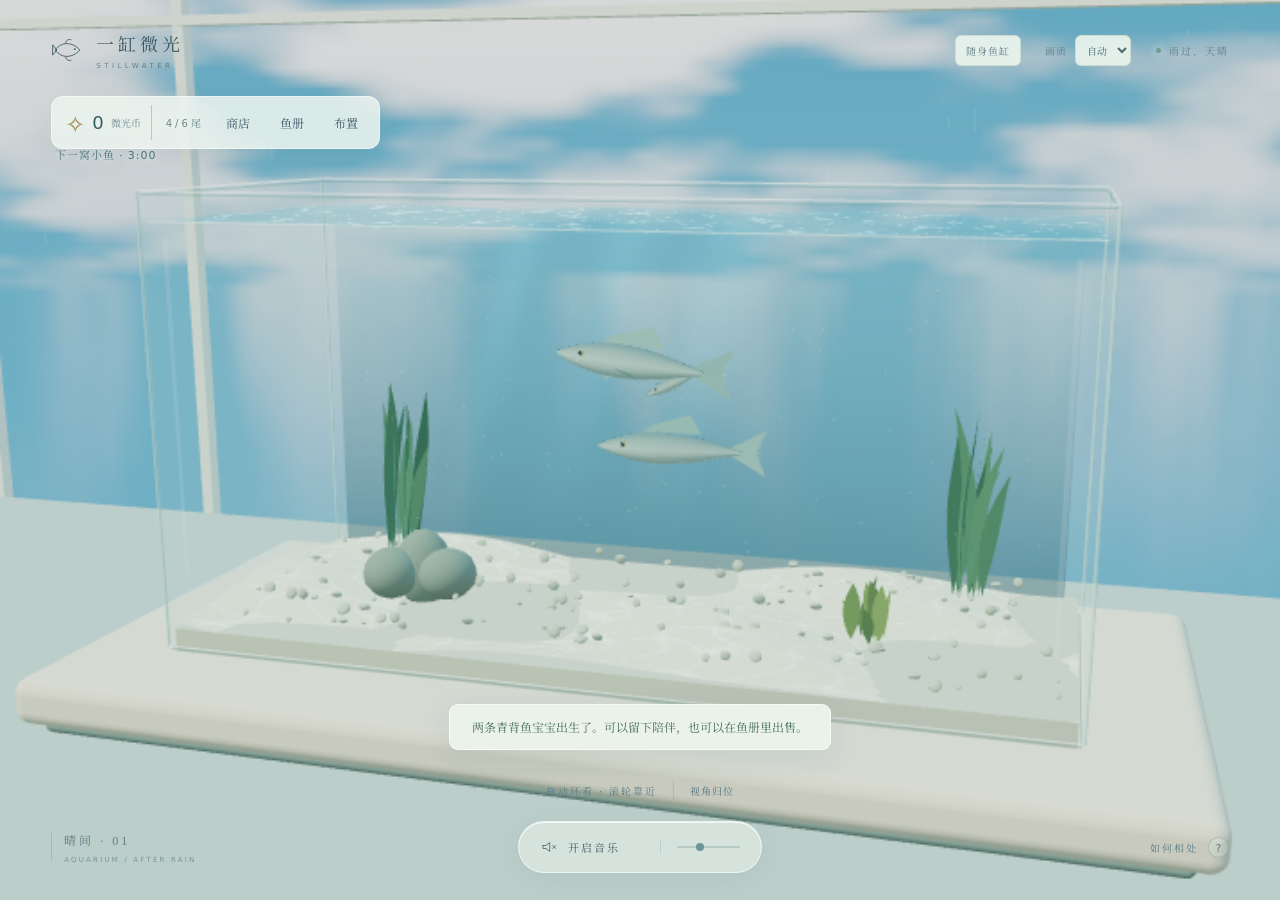
<file: Stillwater/Web/index.html>
<!doctype html>
<html lang="zh-CN">
<head>
  <meta charset="utf-8">
  <meta name="viewport" content="width=device-width,initial-scale=1">
  <link rel="apple-touch-icon" href="./assets/apple-touch-icon.png">
  <meta name="apple-mobile-web-app-capable" content="yes">
  <meta name="apple-mobile-web-app-title" content="一缸微光">
  <meta name="theme-color" content="#c3dce2">
  <meta name="description" content="一缸微光。看小鱼游过，让时间慢一点。一个安静的水族箱。">
  <title>一缸微光 · Stillwater</title>
  <link rel="icon" href="data:image/svg+xml,%3Csvg xmlns='http://www.w3.org/2000/svg' viewBox='0 0 32 32'%3E%3Crect width='32' height='32' rx='10' fill='%231c4745'/%3E%3Cpath d='M7 16C13 6 23 12 25 16C21 23 13 24 7 16M7 16L3 11V21Z' fill='%23e6c698'/%3E%3C/svg%3E">
  <link rel="stylesheet" href="./style.css">
  <script defer src="./aquarium.js"></script>
  <script defer src="./management.js"></script>
  <script defer src="./scene.js"></script>
  <script defer src="./management-ui.js"></script>
  <script defer src="./sound.js"></script>
  <script defer src="./native-bridge.js"></script>
  <script defer src="./app.js"></script>
  <script defer src="./native-ui.js"></script>
</head>
<body>
  <main class="aquarium" aria-label="一缸微光，安静的互动水族箱">
    <canvas id="water" tabindex="0" aria-label="水族箱：在上方水面点击投食，或停留片刻等小鱼靠近。拖动旋转视角，滚轮缩放。键盘按 F 在中央投食。"></canvas>
    <div class="grain" aria-hidden="true"></div>
    <header class="masthead">
      <a class="wordmark" href="./" aria-label="一缸微光首页">
        <svg viewBox="0 0 40 40" fill="none" aria-hidden="true"><path d="M5 20c7-10 20-10 29 0-9 10-22 10-29 0Z"/><path d="m7 20-5-6v12l5-6ZM17 12c1-4 4-5 7-4M17 28c1 4 4 5 7 4"/><circle cx="28" cy="19" r="1" fill="currentColor" stroke="none"/></svg>
        <span>一缸微光<small>STILLWATER</small></span>
      </a>
      <div class="header-note"><button id="portable-toggle" type="button">随身鱼缸</button><label class="quality-control">画质 <select id="quality-select" aria-label="画质选择"><option value="auto">自动</option><option value="low">轻省</option><option value="medium">均衡</option><option value="high">细腻</option></select></label><span class="weather-note"><span class="live-dot"></span>雨过，天晴</span></div>
    </header>
    <nav class="garden-bar" aria-label="水族箱管理">
      <div class="wallet"><span class="coin-symbol" aria-hidden="true">✧</span><strong id="coins">0</strong><span>微光币</span></div>
      <span id="capacity" class="capacity">2 / 6 尾</span>
      <button type="button" data-panel="shop">商店</button>
      <button type="button" data-panel="fish">鱼册</button>
      <button type="button" data-panel="decor">布置</button>
    </nav>
    <p id="nursery-note" class="nursery-note"></p>
    <p id="save-warning" class="save-warning" role="alert" hidden></p>
    <aside id="garden-panel" class="garden-panel" role="dialog" aria-labelledby="panel-title" hidden>
      <div class="panel-heading"><div><span class="eyebrow">A LITTLE WORLD TO KEEP</span><h2 id="panel-title">水边商店</h2></div><button type="button" id="panel-close" aria-label="关闭面板">×</button></div>
      <p id="panel-copy" class="panel-copy"></p>
      <nav id="shop-tabs" class="shop-tabs" aria-label="商品类别"></nav>
      <div id="panel-content" class="panel-content"></div>
      <p class="panel-footnote">只在相伴时生长 · 进度自动保存在当前浏览器</p>
    </aside>
    <div id="edit-bar" class="edit-bar" hidden>
      <div><strong id="edit-title">布置鱼缸</strong><small id="edit-hint">选择物品，放在底砂上</small></div>
      <button type="button" id="rotate-decor" title="R 旋转">旋转 ↻</button>
      <button type="button" id="place-decor">放下</button>
      <button type="button" id="retrieve-decor">收回</button>
      <button type="button" id="cancel-decor">取消</button>
      <button type="button" id="finish-decor">完成</button>
    </div>
    <p id="garden-toast" class="garden-toast" role="status" aria-live="polite" hidden></p>
    <div class="waterline-label" aria-hidden="true"><span></span>轻点缸内水面 · 喂一小口<span></span></div>
    <section class="intro" aria-label="欢迎">
      <p class="eyebrow">AFTER THE RAIN, A LITTLE LIGHT.</p>
      <h1>雨停了，光落进水里。</h1>
      <p class="intro-copy">看一会儿鱼，让时间慢下来。</p>
    </section>
    <div class="view-controls"><span>拖动环看 · 滚轮靠近</span><button id="view-reset" type="button">视角归位</button></div>
    <p id="render-error" class="render-error" role="alert" hidden></p>
    <footer class="bottom-bar">
      <div class="scene-caption"><span class="caption-line"></span><div>晴间 · 01<small>AQUARIUM / AFTER RAIN</small></div></div>
      <div class="sound-panel">
        <button id="sound-toggle" type="button" aria-pressed="false" aria-label="开启音乐">
          <svg class="sound-icon" viewBox="0 0 24 24" fill="none" aria-hidden="true"><path d="M4 10v4h4l5 4V6l-5 4H4Z"/><path class="waves" d="M16 9a5 5 0 0 1 0 6m3-9a9 9 0 0 1 0 12"/><path class="mute-stroke" d="m17 10 4 4m0-4-4 4"/></svg>
          <span id="sound-label">开启音乐</span>
        </button>
        <span class="control-divider"></span>
        <label class="volume-label" for="volume">音量</label>
        <input id="volume" type="range" min="0" max="100" value="35" aria-label="音乐音量">
      </div>
      <button class="help-toggle" id="help-toggle" type="button" aria-expanded="false" aria-controls="help">如何相处 <span>?</span></button>
    </footer>
    <div id="help" class="help" hidden>
      <p>轻点鱼缸内的水面，留下一小撮食物。</p>
      <p>把指针停在水里，也许会有小鱼来看看。</p>
      <p>拖动可以看看侧面，滚轮可以靠近一点。</p>
      <p>同种成鱼两条会自动繁殖；首窝只需相伴 30 秒。</p>
      <p>在鱼册出售幼鱼，用微光币买鱼、换缸和布置。</p>
      <p>幼鱼 10 分钟长大；离开页面时成长暂停。</p>
      <p>布置时左键摆放，右键环看；R 旋转，方向键微调。</p>
      <small>键盘：聚焦水景后按 F 投食 · Esc 收起说明</small>
    </div>
    <dialog id="portable-panel" aria-labelledby="portable-title">
      <div class="panel-heading"><h2 id="portable-title">把这一缸光带走</h2><button id="portable-close" type="button" aria-label="关闭随身鱼缸">×</button></div>
      <p id="offline-status" role="status">正在准备离线内容…</p>
      <p>养鱼、画面和音乐都在你的设备上运行。离线准备完成后，不联网也能玩。</p>
      <p id="install-help"></p>
      <div class="portable-actions"><button id="install-app" type="button">添加到桌面</button><button id="check-offline" type="button">检查离线与更新</button><button id="update-app" type="button" hidden>保存并更新</button></div>
      <hr>
      <h3>留住你的鱼缸</h3>
      <p>进度只保存在当前浏览器。换网址、换设备或清理浏览器前，请导出存档备份。浏览器也可能因空间不足清理离线内容。</p>
      <div class="portable-actions"><button id="export-save" type="button">导出存档</button><button id="import-save" type="button">导入存档</button><input id="save-file" type="file" accept=".json,application/json" hidden></div>
      <p id="portable-note" role="status" aria-live="polite"></p>
    </dialog>
    <p id="status" class="sr-only" role="status" aria-live="polite"></p>
    <noscript><p class="no-script">请开启 JavaScript，让这缸小鱼游起来。</p></noscript>
  </main>
</body>
</html>
</file>
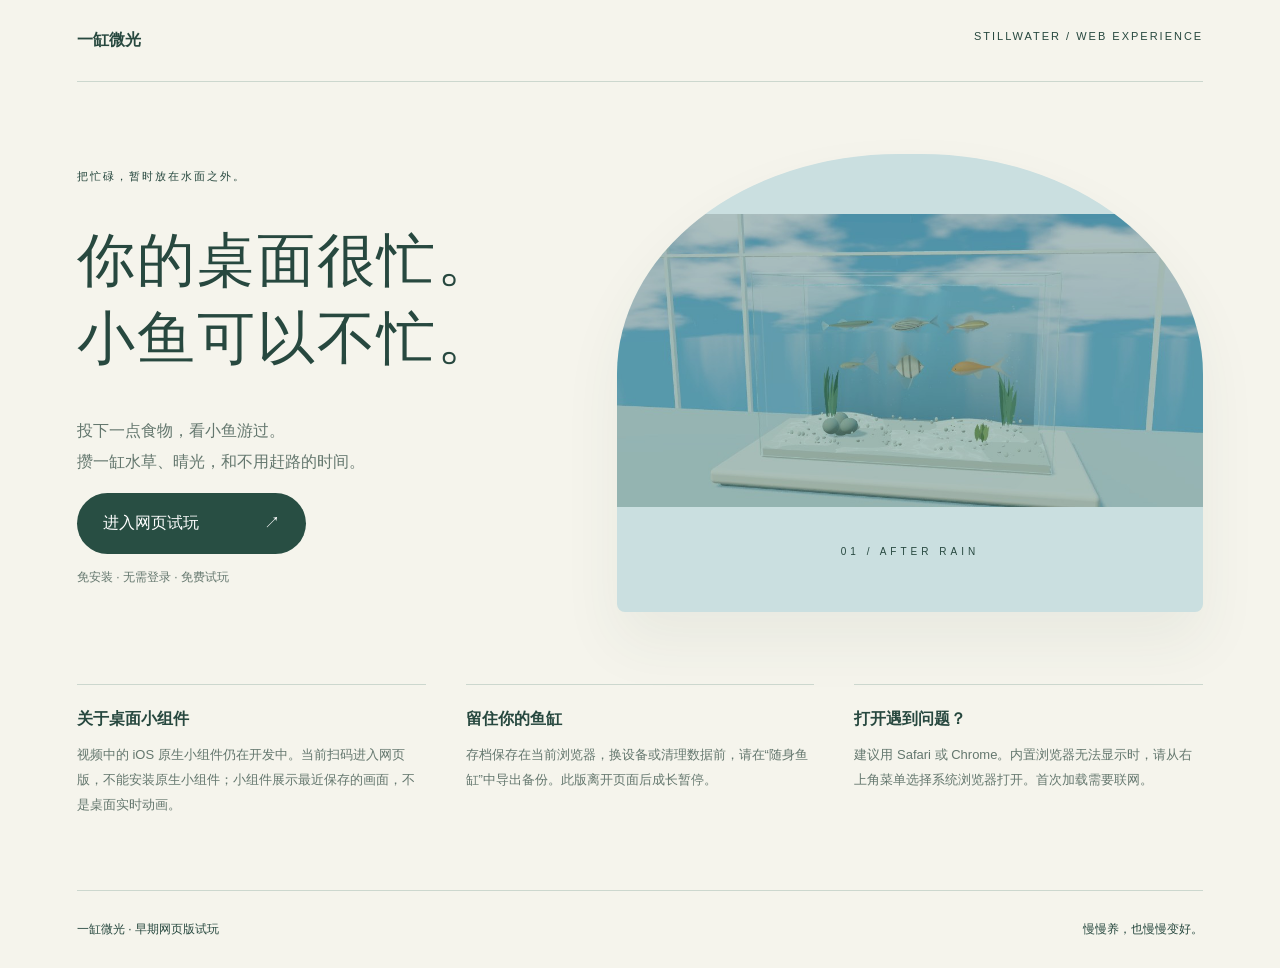
<file: about.html>
<!doctype html><html lang="zh-CN"><meta charset="utf-8"><meta name="viewport" content="width=device-width,initial-scale=1"><meta name="description" content="一缸微光：无需安装的网页养鱼试玩。原生 iOS 小组件仍在开发中。"><title>一缸微光 · 留一点时间给小鱼</title><link rel="stylesheet" href="landing.css"><body><nav><b>一缸微光</b><span>STILLWATER / WEB EXPERIENCE</span></nav><main><div class="copy"><small>把忙碌，暂时放在水面之外。</small><h1>你的桌面很忙。<br>小鱼可以不忙。</h1><p>投下一点食物，看小鱼游过。<br>攒一缸水草、晴光，和不用赶路的时间。</p><a class="cta" href="play/">进入网页试玩 <span>↗</span></a><p class="fine">免安装 · 无需登录 · 免费试玩</p></div><div class="water"><img src="assets/aquarium.jpg" alt="当前版本的玻璃鱼缸与水草"><span>01 / AFTER RAIN</span></div></main><section><article><b>关于桌面小组件</b><p>视频中的 iOS 原生小组件仍在开发中。当前扫码进入网页版，不能安装原生小组件；小组件展示最近保存的画面，不是桌面实时动画。</p></article><article><b>留住你的鱼缸</b><p>存档保存在当前浏览器，换设备或清理数据前，请在“随身鱼缸”中导出备份。此版离开页面后成长暂停。</p></article><article><b>打开遇到问题？</b><p>建议用 Safari 或 Chrome。内置浏览器无法显示时，请从右上角菜单选择系统浏览器打开。首次加载需要联网。</p></article></section><footer>一缸微光 · 早期网页版试玩 <span>慢慢养，也慢慢变好。</span></footer></body></html>
</file>
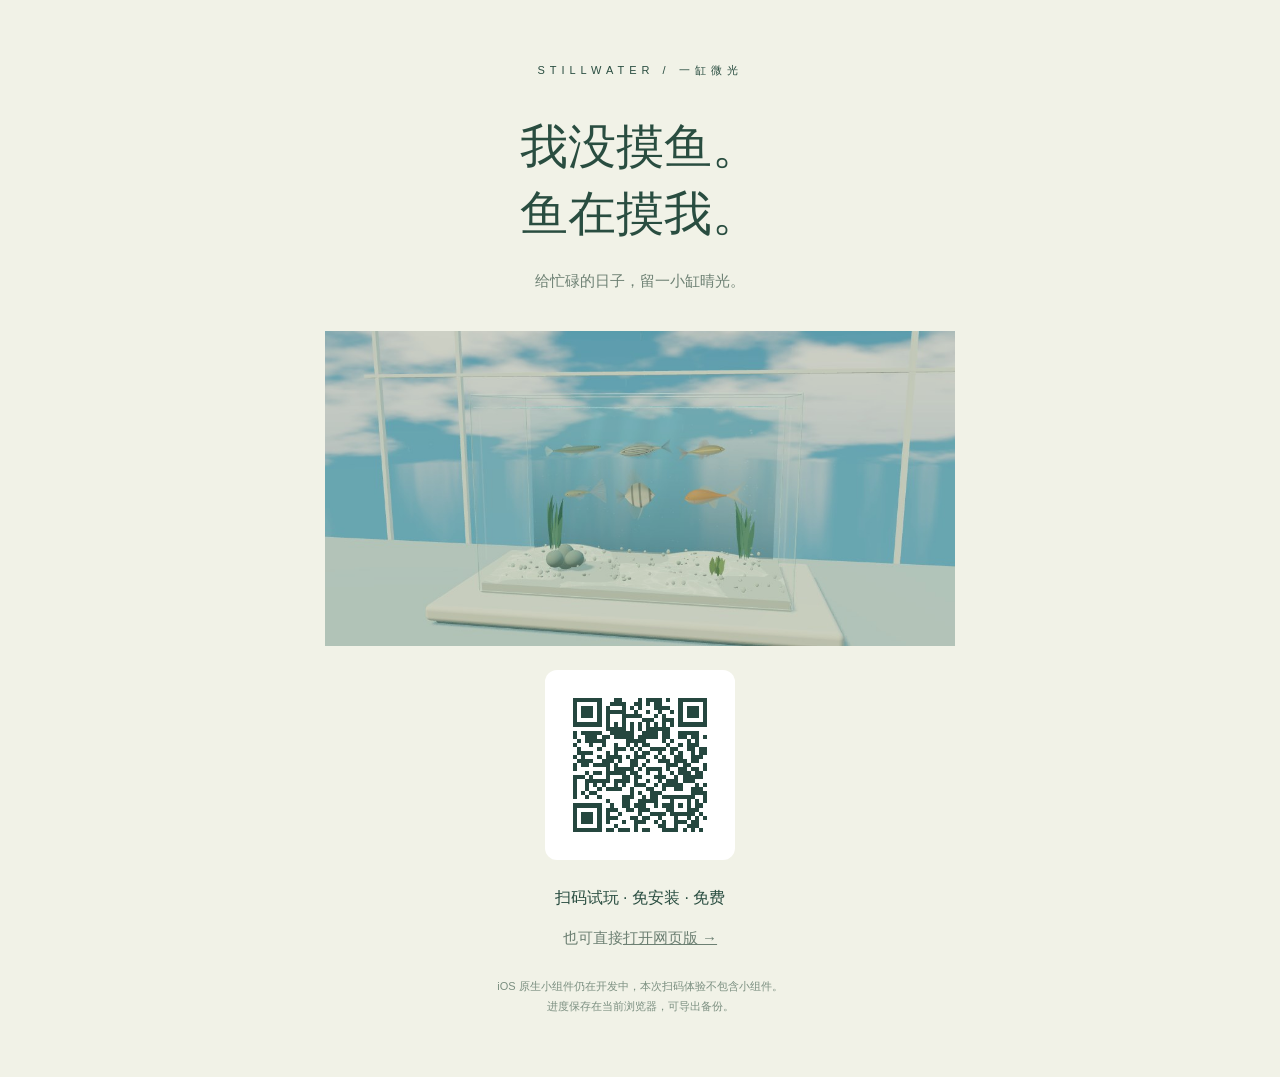
<file: share.html>
<!doctype html><html lang="zh-CN"><meta charset="utf-8"><meta name="viewport" content="width=device-width,initial-scale=1"><title>一缸微光 · 扫码试玩</title><style>*{box-sizing:border-box}body{margin:0;background:#f1f2e7;color:#294d40;font-family:-apple-system,"PingFang SC",sans-serif}.poster{width:min(100%,720px);margin:auto;padding:60px 45px;text-align:center}small{font-size:11px;letter-spacing:5px}h1{font:48px/1.4 serif;margin:35px 0 20px}.tank{width:100%;mix-blend-mode:multiply;margin:20px 0}.qr{width:190px;border:12px solid white;border-radius:12px}p{font-size:15px;line-height:1.9;color:#6d8073}b{display:block;margin:24px 0 12px;font-weight:500}footer{font-size:11px;line-height:1.8;color:#7b8f80;margin-top:25px}a{color:inherit}</style><body><main class="poster"><small>STILLWATER / 一缸微光</small><h1>我没摸鱼。<br>鱼在摸我。</h1><p>给忙碌的日子，留一小缸晴光。</p><img class="tank" src="assets/aquarium.jpg" alt="真实游戏鱼缸画面"><img class="qr" src="qr/try-stillwater.svg" alt="扫码进入一缸微光网页版试玩"><b>扫码试玩 · 免安装 · 免费</b><p>也可直接<a href="play/">打开网页版 →</a></p><footer>iOS 原生小组件仍在开发中，本次扫码体验不包含小组件。<br>进度保存在当前浏览器，可导出备份。</footer></main></body></html>
</file>
<file: Stillwater/Web/style.css>
@charset "UTF-8";
@font-face{font-family:Stillwater Serif;src:url("./assets/stillwater-serif.ttf") format("truetype");font-weight:400;font-style:normal;font-display:swap}
:root{color-scheme:light;--ink:#3d5964;--muted:#738b93;--cream:#3d5964}
*{box-sizing:border-box}
html,body{margin:0;width:100%;height:100%;overflow:hidden;background:#c5dde2}
body{font-family:"PingFang SC","Microsoft YaHei","Stillwater Serif",system-ui,sans-serif;color:var(--ink);font-weight:400}
button,a,input{-webkit-tap-highlight-color:transparent}
button{font:inherit;color:inherit;cursor:pointer}
button:focus-visible,a:focus-visible,input:focus-visible{outline:2px solid #487b8c;outline-offset:6px}
.aquarium{position:relative;isolation:isolate;width:100%;height:100%;min-height:380px;overflow:hidden;background:radial-gradient(ellipse at 50% 80%,#e8ece0,transparent 75%),linear-gradient(135deg,#c7dfe4,#b6d5df 50%,#d5e3dd)}
#water{display:block;width:100%;height:100%;outline:none;touch-action:manipulation}
#water:focus-visible{outline:1px solid #487b8c;outline-offset:-8px}
.grain{position:absolute;inset:0;pointer-events:none;opacity:.025;background-image:url("data:image/svg+xml,%3Csvg viewBox='0 0 180 180' xmlns='http://www.w3.org/2000/svg'%3E%3Cfilter id='n'%3E%3CfeTurbulence type='fractalNoise' baseFrequency='.82' numOctaves='3' stitchTiles='stitch'/%3E%3C/filter%3E%3Cpath fill='%23fff' filter='url(%23n)' opacity='.55' d='M0 0h180v180H0z'/%3E%3C/svg%3E")}
.masthead{position:absolute;top:30px;left:4%;right:4%;display:flex;align-items:center;justify-content:space-between;pointer-events:none}
.wordmark{color:var(--ink);text-decoration:none;display:flex;gap:11px;align-items:center;pointer-events:auto}
.wordmark svg{width:34px;height:34px;stroke:currentColor;stroke-width:1.05}
.wordmark span{font-family:"Stillwater Serif",serif;font-size:18px;letter-spacing:4px}
.wordmark small{display:block;font-family:system-ui,sans-serif;font-size:7px;letter-spacing:3.5px;margin-top:6px;opacity:.65}
.header-note{display:flex;align-items:center;gap:10px;color:#627f89;font-size:10px;letter-spacing:2px}
.live-dot{width:5px;height:5px;border-radius:50%;background:#719c92;box-shadow:0 0 10px #f0fff4}
.intro{position:absolute;left:50%;top:10%;transform:translateX(-50%);width:max-content;max-width:95%;text-align:center;pointer-events:none;animation:intro 20s both}
.eyebrow{font-family:system-ui,sans-serif;font-size:8px;letter-spacing:3.4px;color:#718f99;margin:0 0 10px}
h1{font-family:"Stillwater Serif",serif;font-size:clamp(24px,2.1vw,34px);font-weight:400;letter-spacing:6px;line-height:1.45;margin:0;color:#3e606e;text-shadow:0 2px 20px #f8ffff75}
.intro-copy{font-size:10px;letter-spacing:2px;color:#698792;margin:12px 0 0}
.waterline-label{position:absolute;top:29%;left:50%;transform:translateX(-50%);display:flex;gap:12px;align-items:center;pointer-events:none;white-space:nowrap;letter-spacing:2px;font-size:10px;color:#f0faf8;text-shadow:0 1px 8px #47727f;animation:instruction 14s both}
.waterline-label span{width:24px;height:1px;background:#f0faf880}
.bottom-bar{position:absolute;bottom:27px;left:4%;right:4%;display:flex;align-items:center;justify-content:space-between;gap:20px}
.scene-caption{display:flex;align-items:center;gap:12px;font-family:"Stillwater Serif",serif;font-size:12px;letter-spacing:3px;color:#5f7c86;flex:1;pointer-events:none}
.caption-line{height:28px;width:1px;background:#76999c66}
.scene-caption small{display:block;font-family:system-ui,sans-serif;font-size:7px;letter-spacing:2.2px;margin-top:7px;opacity:.7}
.sound-panel{display:flex;align-items:center;gap:16px;padding:12px 21px;background:#f4faf175;border:1px solid #f6fffbac;border-radius:40px;backdrop-filter:blur(18px);box-shadow:0 5px 25px #557b881a,inset 0 1px 0 #ffffffaa}
#sound-toggle{background:none;border:0;padding:4px 0;display:flex;gap:10px;align-items:center;font-size:11px;letter-spacing:2px;min-width:104px}
.sound-icon{width:18px;height:18px;stroke:currentColor;stroke-width:1.2;stroke-linecap:round;stroke-linejoin:round;opacity:.85}
.waves{display:none}
[aria-pressed=true] .waves{display:block}
[aria-pressed=true] .mute-stroke{display:none}
.control-divider{height:14px;width:1px;background:#77959940}
.volume-label{position:absolute;width:1px;height:1px;overflow:hidden;clip-path:inset(50%)}
input[type=range]{width:63px;height:16px;accent-color:#6b9696;cursor:pointer;appearance:none;background:transparent;margin:0}
input[type=range]::-webkit-slider-runnable-track{height:2px;background:#72949450;border-radius:2px}
input[type=range]::-webkit-slider-thumb{appearance:none;width:8px;height:8px;border-radius:50%;background:#6b9696;margin-top:-3px}
input[type=range]::-moz-range-track{height:2px;background:#72949450}
input[type=range]::-moz-range-thumb{width:8px;height:8px;border:0;background:#6b9696}
.help-toggle{flex:1;display:flex;justify-content:flex-end;align-items:center;gap:10px;border:0;background:none;font-size:10px;letter-spacing:2px;color:#5c7e87;padding:10px 0}
.help-toggle span{display:grid;place-items:center;border:1px solid #81a3a880;border-radius:50%;width:21px;height:21px;font-size:11px;letter-spacing:0;background:#f4fff730}
.help{position:absolute;right:4%;bottom:95px;background:#eff6f4f0;border:1px solid #ffffffc0;border-radius:18px;padding:20px 24px;box-shadow:0 8px 50px #456c7b22;max-width:90vw;line-height:1.8;backdrop-filter:blur(20px)}
.help p{font-size:12px;letter-spacing:1px;color:#436874;margin:7px 0}
.help small{display:block;color:#6d8c93;font-size:10px;margin-top:20px}
.sr-only{position:absolute;width:1px;height:1px;padding:0;overflow:hidden;clip:rect(0,0,0,0);white-space:nowrap;border:0}
.no-script{position:absolute;top:50%;left:50%;transform:translate(-50%,-50%)}
@keyframes appear{from{opacity:0}to{opacity:1}}
@keyframes instruction{0%,15%{opacity:0}30%,70%{opacity:1}100%{opacity:0}}
@media(min-aspect-ratio:19/10){.intro{top:5%}.intro-copy{display:none}.masthead{top:22px}}
@media(max-width:700px){.masthead{top:25px;left:6%;right:6%}.header-note{font-size:9px;letter-spacing:1px}.wordmark span{font-size:16px;letter-spacing:3px}.wordmark svg{width:29px}.intro{top:18%}h1{font-size:27px;letter-spacing:3px}.intro-copy{font-size:9px;letter-spacing:1px}.eyebrow{font-size:7px}.bottom-bar{bottom:30px;left:6%;right:6%;gap:12px}.scene-caption{display:none}.sound-panel{padding:11px 17px;gap:12px}.help-toggle{font-size:0;flex:0}.help-toggle span{font-size:11px}.waterline-label{font-size:8px;letter-spacing:1px}.help{right:6%;bottom:95px}}
@media(prefers-reduced-motion:reduce){.intro{animation:none}.waterline-label{animation:none;opacity:.8}}

.view-controls{position:absolute;bottom:100px;left:50%;transform:translateX(-50%);display:flex;gap:16px;align-items:center;color:#5c7e87;font-size:10px;letter-spacing:2px;white-space:nowrap}
.view-controls button{background:transparent;border:0;border-left:1px solid #829e9c55;padding:2px 0 2px 16px;color:#4f7480;font-size:10px;letter-spacing:1px}
.render-error{position:absolute;left:50%;top:48%;transform:translate(-50%,-50%);background:#edf5f2f2;border:1px solid #fff;padding:24px;border-radius:12px;max-width:90%;color:#355563;font-size:14px;line-height:1.8}
@keyframes intro{0%{opacity:0}12%,55%{opacity:1}100%{opacity:0}}
@media(max-width:700px){.view-controls{bottom:105px;gap:10px;font-size:9px}.intro{top:16%}h1{font-size:23px}}
/* The shop stays quiet at the edge of the aquarium. */
[hidden]{display:none!important}
.garden-bar{position:absolute;top:96px;left:4%;display:flex;align-items:center;gap:8px;padding:8px 10px;border:1px solid #f5faf3b3;border-radius:12px;background:#edf5f0d9;backdrop-filter:blur(20px);box-shadow:0 8px 28px #284e6010;font-size:12px}
.wallet{display:flex;gap:7px;align-items:center;padding:0 10px 0 3px;border-right:1px solid #b7c9c5}
.wallet strong{font:500 18px system-ui;font-variant-numeric:tabular-nums;color:#345d60}
.wallet>span:last-child{font-size:10px;color:#728d8d}
.coin-symbol{font-size:24px;color:#a38b52}.capacity{padding:0 6px;color:#6e8887;font-size:10px;white-space:nowrap}
.garden-bar button{border:0;background:transparent;padding:8px 11px;border-radius:7px;font-size:12px}
.garden-bar button:hover{background:#dce9e1}
.nursery-note{position:absolute;top:146px;left:calc(4% + 4px);font-size:11px;letter-spacing:1px;color:#4c7279;margin:0;text-shadow:0 1px 10px #e9f8ff}
.garden-panel{position:absolute;right:24px;top:88px;bottom:92px;width:390px;display:flex;flex-direction:column;padding:23px;border:1px solid #f5faf3e6;border-radius:18px;background:#edf3ecf2;box-shadow:0 18px 70px #264d5f25;backdrop-filter:blur(28px);z-index:10}
.panel-heading{display:flex;justify-content:space-between;gap:10px;align-items:center}
.panel-heading .eyebrow{font-size:7px;letter-spacing:2px;opacity:.7}
.panel-heading h2{font-family:'Stillwater Serif',serif;font-weight:400;font-size:23px;letter-spacing:3px;margin:8px 0 0;color:#3f6263}
#panel-close{align-self:flex-start;border:1px solid #b8cbc080;background:transparent;width:30px;height:30px;border-radius:50%;font-size:20px}
.panel-copy{font-size:11px;line-height:1.9;color:#71867f;margin:15px 0}
.shop-tabs{display:flex;gap:4px;border-bottom:1px solid #becfc28c;margin-bottom:13px;padding-bottom:10px}
.shop-tabs button{flex:1;border:0;background:transparent;padding:9px;border-radius:7px;font-size:12px;color:#799087}
.shop-tabs [aria-pressed=true]{background:#d7e4d9;color:#315c52}
.panel-content{overflow-y:auto;overscroll-behavior:contain;flex:1;min-height:0;scrollbar-width:thin;scrollbar-color:#b4c7b8 transparent;padding:0 3px 10px 0}
.item-card{display:grid;grid-template-columns:90px 1fr;gap:7px 13px;padding:17px 0;border-bottom:1px solid #c3d2c37a}
.item-art{width:90px;height:66px;align-self:center;display:grid;place-items:center;border-radius:8px;background:linear-gradient(140deg,#d9e5dc90,#f5f7eb70)}
.item-art svg{display:block;width:100%;height:100%}
.item-description h3{font-size:14px;font-weight:500;letter-spacing:1px;margin:2px 0 7px;color:#3d625b}
.item-description p{font-size:10px;line-height:1.7;color:#70877f;margin:0 0 4px}.item-description small{font-size:10px;line-height:1.7;color:#81928b;display:block}
.item-actions{grid-column:2;display:flex;gap:6px;flex-wrap:wrap;margin-top:2px}
.item-actions button,.section-note button{background:#dbe6d9;border:1px solid #c3d5c0;padding:7px 11px;border-radius:6px;color:#3d6557;font-size:11px}
.item-actions button:hover:not(:disabled),.edit-bar button:hover:not(:disabled){background:#cadcc9}
button:disabled{opacity:.43;cursor:default}
.panel-footnote{font-size:9px;letter-spacing:1px;color:#88978b;text-align:center;margin:15px 0 0}
.section-note{font-size:10px;line-height:1.8;color:#829184;margin:0 0 4px;display:flex;align-items:center;justify-content:space-between;gap:8px}
.section-title{font-weight:400;font-size:12px;letter-spacing:2px;margin:20px 0 0;color:#6c8578}.section-title:first-child{margin-top:4px}.section-title span{font-size:10px;opacity:.6}.fish-number{font-size:10px;color:#91a398;letter-spacing:1px;margin-left:4px}.empty-note{font-size:11px;color:#91a08f;margin:20px 0}
.garden-toast{position:absolute;left:50%;bottom:150px;transform:translateX(-50%);padding:12px 22px;margin:0;border-radius:9px;max-width:min(540px,90vw);width:max-content;background:#edf5eaf2;border:1px solid #fff9;color:#476d60;font-size:12px;line-height:1.7;box-shadow:0 8px 30px #355e5415;pointer-events:none;z-index:20}
.edit-bar{position:absolute;left:50%;bottom:93px;transform:translateX(-50%);display:flex;align-items:center;gap:8px;padding:14px 17px;border-radius:12px;background:#edf5eaf5;box-shadow:0 10px 40px #355e5425;z-index:11;width:max-content;max-width:95vw;border:1px solid #fff9}
.edit-bar strong{font-size:12px;font-weight:500;letter-spacing:1px}.edit-bar small{display:block;font-size:10px;margin-top:5px;color:#81917e}.edit-bar>div{margin-right:12px;min-width:190px}.edit-bar button{font-size:11px;border:1px solid #c6d6c2;background:#dfeadd;border-radius:6px;padding:9px 10px;white-space:nowrap}
.save-warning{position:absolute;bottom:170px;left:4%;max-width:380px;background:#f7eddbed;color:#89613e;padding:12px 16px;border-radius:8px;font-size:11px;line-height:1.8;z-index:25}
@media(max-width:900px){.intro{top:21%}.garden-panel{right:16px;width:360px}.garden-bar{top:86px}.nursery-note{top:139px}.edit-bar{flex-wrap:wrap;justify-content:center}.edit-bar>div{width:100%;text-align:center;margin:0 0 4px}}
@media(max-width:600px){.garden-bar{left:5%;right:5%;top:86px;gap:2px;justify-content:space-between;padding:7px}.wallet{gap:5px;padding-right:7px}.wallet>span:last-child{display:none}.wallet strong{font-size:17px}.garden-bar button{font-size:11px;padding:8px}.capacity{font-size:9px;padding:0 3px}.nursery-note{left:6%;top:139px;font-size:10px}.garden-panel{left:4%;right:4%;top:156px;bottom:90px;width:auto;padding:18px}.panel-heading h2{font-size:21px}.panel-copy{margin:10px 0}.intro{top:23%}.garden-toast{bottom:205px;font-size:11px}.edit-bar{bottom:90px;width:94%;padding:11px 10px;gap:6px}.edit-bar button{padding:8px}.edit-bar small{font-size:9px}.save-warning{bottom:200px;max-width:90%}}
.quality-control{display:flex;align-items:center;gap:8px;pointer-events:auto;letter-spacing:1px}
.quality-control select{font:inherit;color:#476a70;background:#edf5eee6;border:1px solid #c9dcd3;border-radius:6px;padding:6px 7px;cursor:pointer}
.weather-note{display:flex;gap:8px;align-items:center;margin-left:15px}
html[data-quality=low] .grain{display:none}
html[data-quality=low] .sound-panel,html[data-quality=low] .garden-bar,html[data-quality=low] .garden-panel,html[data-quality=low] .help{backdrop-filter:none}
html[data-quality=low] .garden-panel{background:#edf3ecfa}
#water{touch-action:none}
@media(max-width:700px){.weather-note{display:none}.quality-control{font-size:10px}.quality-control select{padding:6px}.masthead{top:23px}}
.aquarium{height:100dvh;min-height:320px}
@media(pointer:coarse){.bottom-bar{bottom:calc(18px + env(safe-area-inset-bottom,0px))}.quality-control select{min-height:32px}}
@media(max-height:450px){.intro{display:none}.masthead{top:12px}.garden-bar{top:65px}.nursery-note{top:116px}.bottom-bar{bottom:12px}.view-controls{bottom:75px}.garden-panel{top:60px;bottom:70px}.panel-copy,.panel-footnote{display:none}.panel-heading h2{font-size:18px}.shop-tabs{margin-top:8px;padding-bottom:4px}.edit-bar{bottom:68px}}
/* A quiet, optional home for installation and local backups. */
#portable-toggle{pointer-events:auto;white-space:nowrap;border:1px solid #c9dcd3;border-radius:6px;background:#edf5eee6;padding:7px 10px;font:inherit;letter-spacing:1px;margin-right:14px}
#portable-panel{color:#42636a;background:#edf3ec;border:1px solid #fff;border-radius:18px;padding:26px;width:min(440px,90vw);max-height:85dvh;overflow:auto;box-shadow:0 20px 80px #24444a33}
#portable-panel::backdrop{background:#17383f55}
#portable-panel h2{font-size:21px;letter-spacing:2px;font-weight:400;margin:0}
#portable-panel h3{font-size:14px;font-weight:500;margin:22px 0 6px}
#portable-panel p{font-size:12px;line-height:1.9;letter-spacing:.3px;margin:15px 0}
#offline-status{color:#36705c}
#portable-panel hr{border:0;border-top:1px solid #c8d8ce;margin:24px 0 0}
#portable-close{border:1px solid #c9dcd3;background:transparent;border-radius:50%;width:32px;height:32px;font-size:22px;flex-shrink:0}
.portable-actions{display:flex;gap:8px;flex-wrap:wrap}
.portable-actions button{border:1px solid #c0d1c5;border-radius:7px;padding:10px 13px;background:#dce8dd;color:#3b6256;font-size:12px;min-height:40px}
#portable-note{color:#607d72;min-height:1em}
@media(max-width:600px){#portable-toggle{margin-right:8px;padding:7px;font-size:10px;letter-spacing:0}#portable-panel{padding:20px}.header-note{gap:0}}
</file>
<file: landing.css>
*{box-sizing:border-box}body{margin:0;background:#f5f4ec;color:#27483f;font-family:-apple-system,BlinkMacSystemFont,"PingFang SC",sans-serif}nav,footer{margin:0 6vw;padding:30px 0;display:flex;justify-content:space-between;border-bottom:1px solid #ccd7ce}nav span,small{font-size:11px;letter-spacing:2px}main{padding:8vh 6vw;display:grid;grid-template-columns:1fr 1.2fr;gap:4vw;align-items:center}h1{font-family:serif;font-size:clamp(36px,4.5vw,68px);line-height:1.35;font-weight:500;letter-spacing:2px}p{line-height:1.9;color:#64776e}.cta{display:inline-flex;justify-content:space-between;gap:65px;padding:20px 26px;border-radius:40px;background:#284e43;color:white;text-decoration:none}.fine{font-size:12px}.water{background:#cadfe0;border-radius:48% 48% 8px 8px;overflow:hidden;padding:60px 0 20px;box-shadow:0 30px 60px #284e4310}.water img{width:100%;mix-blend-mode:multiply}.water span{display:block;text-align:center;letter-spacing:4px;font-size:10px;padding:35px}section{padding:0 6vw 60px;display:grid;grid-template-columns:repeat(3,1fr);gap:40px}article{border-top:1px solid #ccd7ce;padding-top:24px}article p{font-size:13px}footer{font-size:12px;border-top:1px solid #ccd7ce;border-bottom:0}@media(max-width:700px){nav span{display:none}main{grid-template-columns:1fr;padding-top:40px}.water{grid-row:2;padding-top:25px}section{grid-template-columns:1fr;gap:10px}h1{font-size:40px}footer span{display:none}}
</file>
